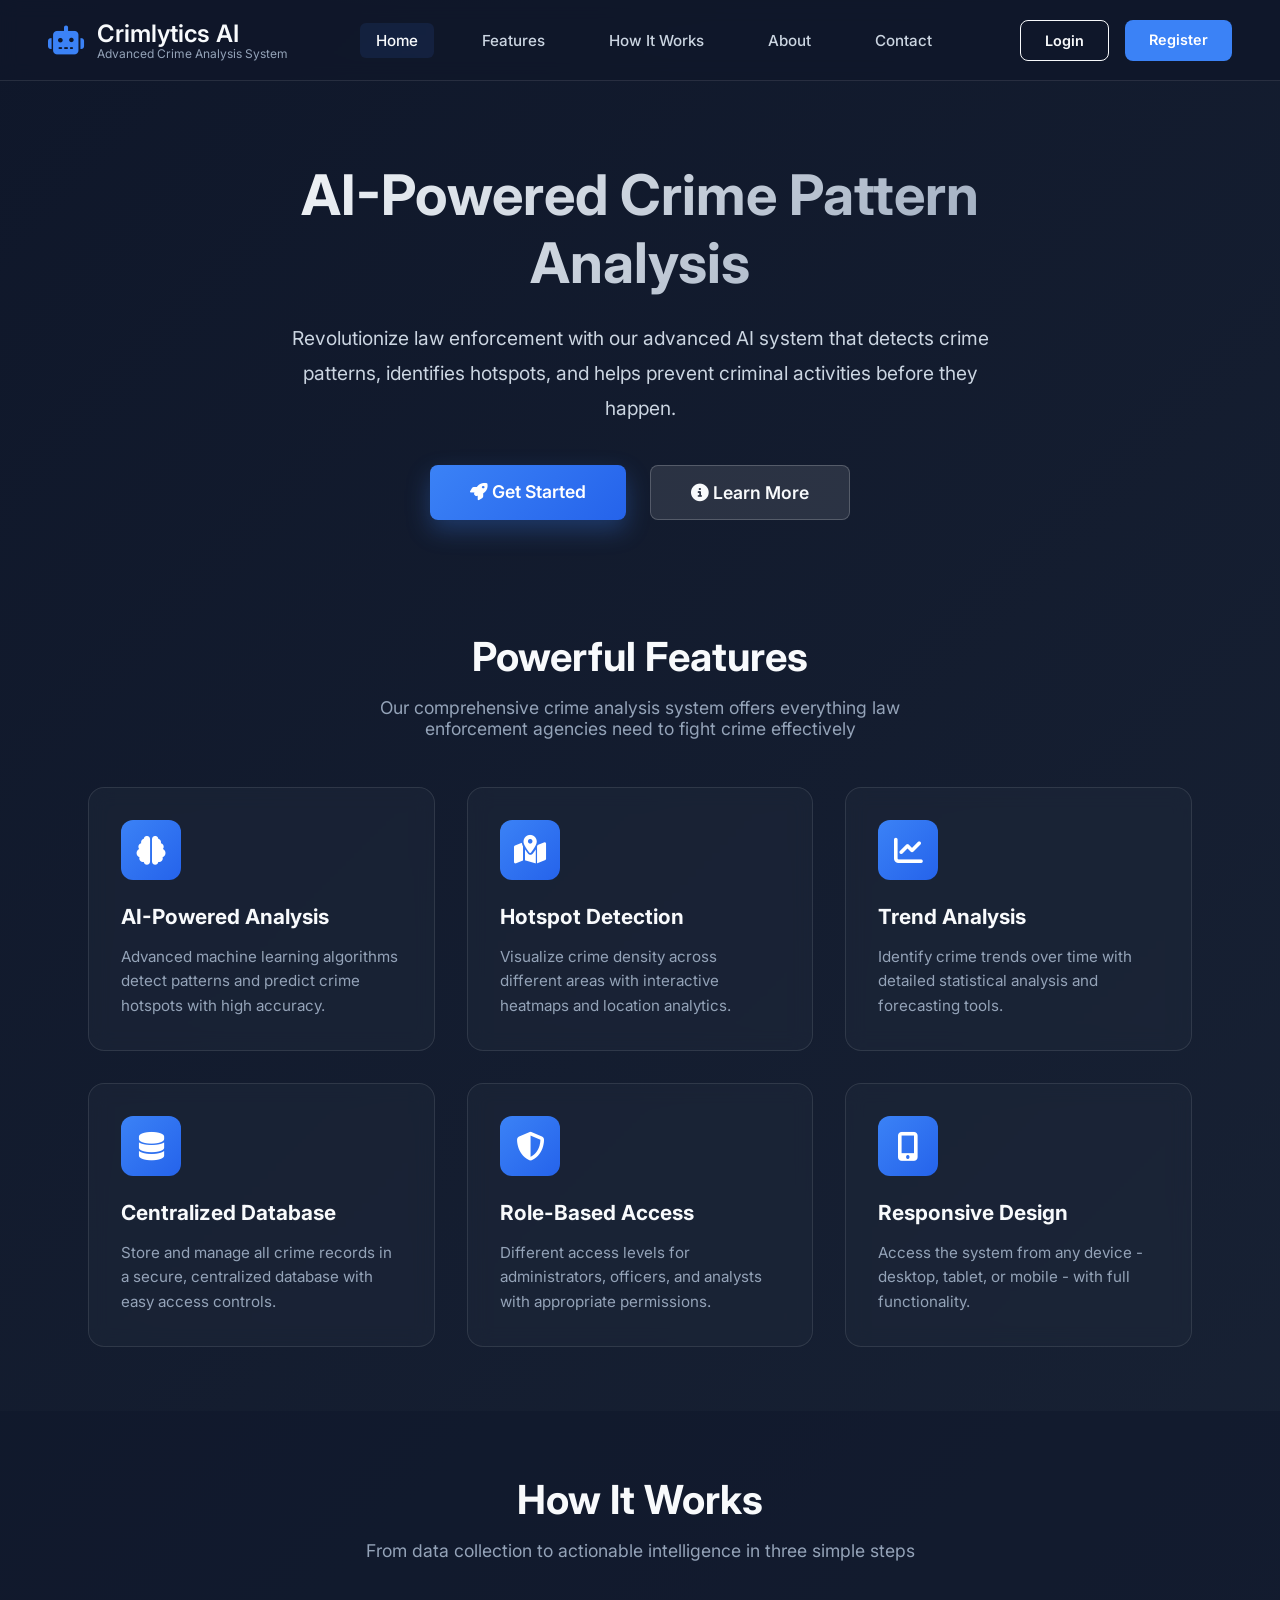
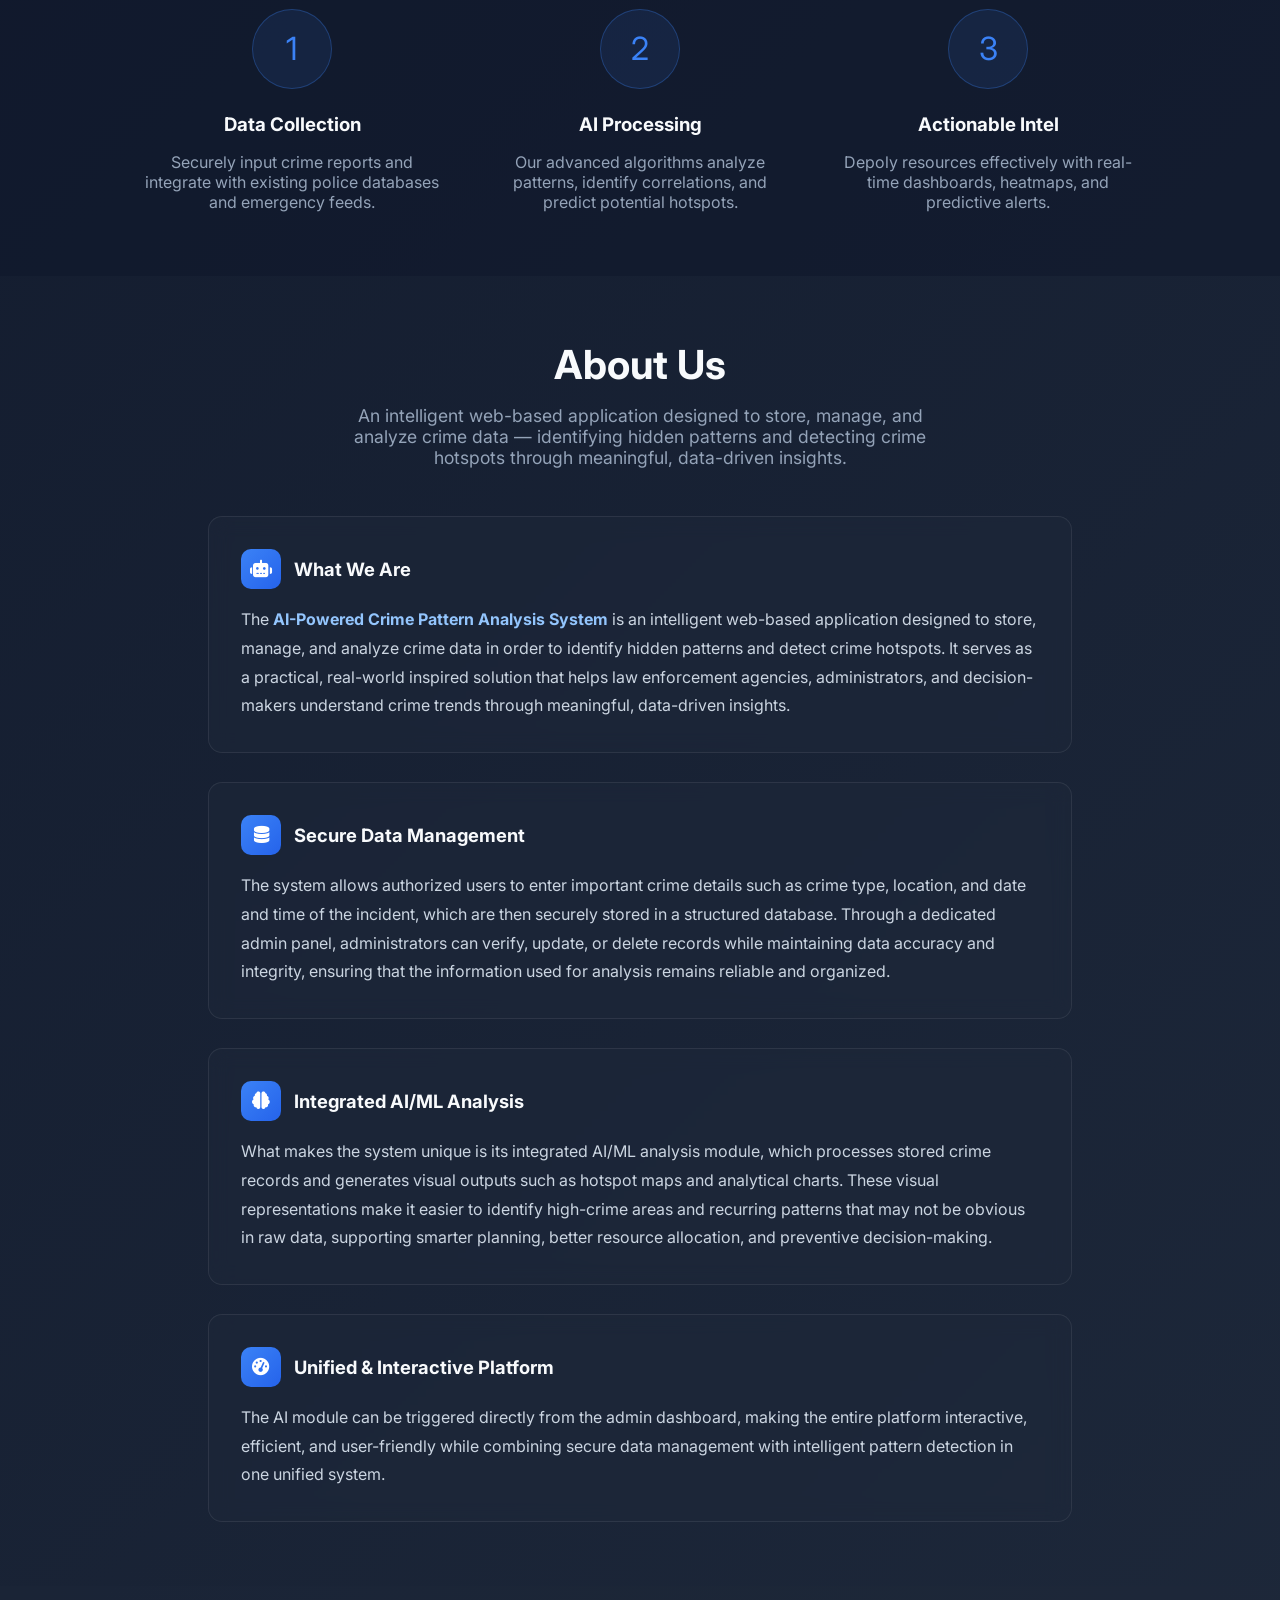
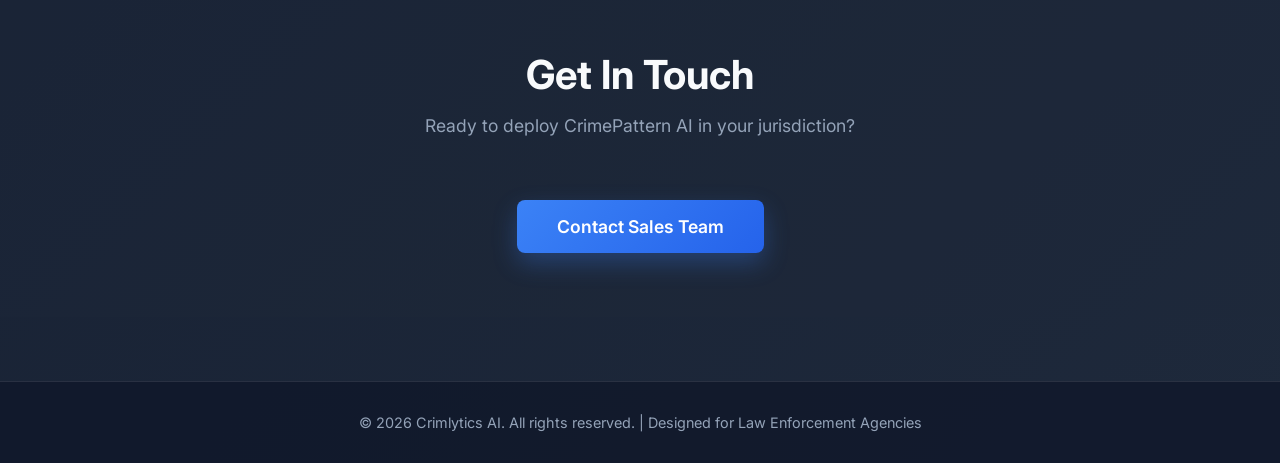
<file: index.html>
<!DOCTYPE html>
<html lang="en">

<head>
    <meta charset="UTF-8">
    <meta name="viewport" content="width=device-width, initial-scale=1.0">
    <title>Crimlytics AI - Advanced Crime Pattern Analysis</title>
    <link rel="stylesheet" href="https://cdnjs.cloudflare.com/ajax/libs/font-awesome/6.4.0/css/all.min.css">
    <link href="https://fonts.googleapis.com/css2?family=Inter:wght@300;400;500;600;700&display=swap" rel="stylesheet">

    <style>
        * {
            margin: 0;
            padding: 0;
            box-sizing: border-box;
        }

        body {
            font-family: 'Inter', sans-serif;
            background: linear-gradient(135deg, #0f172a 0%, #1e293b 100%);
            color: #f8fafc;
            min-height: 100vh;
            overflow-x: hidden;
        }

        /* Header Navigation */
        header {
            background: rgba(15, 23, 42, 0.8);
            backdrop-filter: blur(10px);
            padding: 1.2rem 3rem;
            display: flex;
            justify-content: space-between;
            align-items: center;
            border-bottom: 1px solid rgba(255, 255, 255, 0.1);
            position: sticky;
            top: 0;
            z-index: 100;
        }

        .logo {
            display: flex;
            align-items: center;
            gap: 0.8rem;
        }

        .logo i {
            font-size: 1.8rem;
            color: #3b82f6;
        }

        .logo-text h1 {
            font-size: 1.5rem;
            font-weight: 600;
            color: #f8fafc;
        }

        .logo-text p {
            font-size: 0.75rem;
            color: #94a3b8;
            margin-top: -2px;
        }

        nav ul {
            display: flex;
            list-style: none;
            gap: 2rem;
            align-items: center;
        }

        nav a {
            color: #cbd5e1;
            text-decoration: none;
            font-weight: 500;
            font-size: 0.95rem;
            transition: color 0.3s;
            padding: 0.5rem 1rem;
            border-radius: 6px;
        }

        nav a:hover,
        nav a.active {
            color: #f8fafc;
            background: rgba(59, 130, 246, 0.1);
        }

        .auth-buttons {
            display: flex;
            gap: 1rem;
        }

        .btn {
            padding: 0.7rem 1.5rem;
            border: none;
            border-radius: 8px;
            cursor: pointer;
            font-weight: 600;
            font-size: 0.9rem;
            transition: all 0.3s;
            text-decoration: none;
            display: inline-block;
        }

        .btn-login {
            background: transparent;
            border: 1.5px solid #f8fafc;
            color: #f8fafc;
        }

        .btn-login:hover {
            background: #f8fafc;
            color: #0f172a;
        }

        .btn-register {
            background: #3b82f6;
            color: white;
        }

        .btn-register:hover {
            background: #2563eb;
            transform: translateY(-2px);
            box-shadow: 0 10px 20px rgba(59, 130, 246, 0.3);
        }

        /* Hero Section */
        .hero {
            text-align: center;
            padding: 5rem 2rem 3rem;
            max-width: 900px;
            margin: 0 auto;
        }

        .hero h2 {
            font-size: 3.5rem;
            font-weight: 700;
            margin-bottom: 1.5rem;
            background: linear-gradient(135deg, #f8fafc 0%, #94a3b8 100%);
            -webkit-background-clip: text;
            -webkit-text-fill-color: transparent;
            background-clip: text;
        }

        .hero p {
            font-size: 1.2rem;
            color: #cbd5e1;
            line-height: 1.8;
            margin-bottom: 2.5rem;
            max-width: 700px;
            margin-left: auto;
            margin-right: auto;
        }

        .hero-buttons {
            display: flex;
            gap: 1.5rem;
            justify-content: center;
            margin-top: 2rem;
        }

        .btn-primary {
            background: linear-gradient(135deg, #3b82f6, #2563eb);
            color: white;
            padding: 1rem 2.5rem;
            font-size: 1.1rem;
            box-shadow: 0 10px 25px rgba(59, 130, 246, 0.3);
        }

        .btn-primary:hover {
            transform: translateY(-3px);
            box-shadow: 0 15px 30px rgba(59, 130, 246, 0.4);
        }

        .btn-secondary {
            background: rgba(255, 255, 255, 0.1);
            color: #f8fafc;
            padding: 1rem 2.5rem;
            font-size: 1.1rem;
            border: 1.5px solid rgba(255, 255, 255, 0.2);
        }

        .btn-secondary:hover {
            background: rgba(255, 255, 255, 0.15);
            transform: translateY(-3px);
        }

        /* Features Section */
        .features {
            padding: 4rem 3rem;
            max-width: 1200px;
            margin: 0 auto;
        }

        .section-title {
            text-align: center;
            margin-bottom: 3rem;
        }

        .section-title h2 {
            font-size: 2.5rem;
            margin-bottom: 1rem;
            color: #f8fafc;
        }

        .section-title p {
            color: #94a3b8;
            font-size: 1.1rem;
            max-width: 600px;
            margin: 0 auto;
        }

        .features-grid {
            display: grid;
            grid-template-columns: repeat(auto-fit, minmax(300px, 1fr));
            gap: 2rem;
            margin-top: 3rem;
        }

        .feature-card {
            background: rgba(30, 41, 59, 0.5);
            backdrop-filter: blur(10px);
            padding: 2rem;
            border-radius: 16px;
            border: 1px solid rgba(255, 255, 255, 0.1);
            transition: all 0.3s;
        }

        .feature-card:hover {
            transform: translateY(-10px);
            border-color: rgba(59, 130, 246, 0.5);
            box-shadow: 0 20px 40px rgba(0, 0, 0, 0.3);
        }

        .feature-icon {
            width: 60px;
            height: 60px;
            background: linear-gradient(135deg, #3b82f6, #2563eb);
            border-radius: 12px;
            display: flex;
            align-items: center;
            justify-content: center;
            font-size: 1.8rem;
            margin-bottom: 1.5rem;
            color: white;
        }

        .feature-card h3 {
            font-size: 1.3rem;
            margin-bottom: 1rem;
            color: #f8fafc;
        }

        .feature-card p {
            color: #94a3b8;
            line-height: 1.6;
            font-size: 0.95rem;
        }

        /* Footer */
        footer {
            background: rgba(15, 23, 42, 0.8);
            padding: 2rem 3rem;
            text-align: center;
            border-top: 1px solid rgba(255, 255, 255, 0.1);
            margin-top: 4rem;
        }

        footer p {
            color: #94a3b8;
            font-size: 0.9rem;
        }

        /* Responsive */
        @media (max-width: 900px) {
            header {
                flex-direction: column;
                gap: 1.5rem;
                padding: 1.5rem;
            }

            nav ul {
                flex-wrap: wrap;
                justify-content: center;
                gap: 1rem;
            }

            .hero h2 {
                font-size: 2.5rem;
            }

            .hero p {
                font-size: 1rem;
            }

            .hero-buttons {
                flex-direction: column;
                align-items: center;
            }

            .features {
                padding: 3rem 1.5rem;
            }

            .features-grid {
                grid-template-columns: 1fr;
            }
        }
    </style>
</head>

<body>
    <!-- Header -->
    <header>
        <div class="logo">
            <i class="fas fa-robot"></i>
            <div class="logo-text">
                <h1>Crimlytics AI</h1>
                <p>Advanced Crime Analysis System</p>
            </div>
        </div>

        <nav>
            <ul>
                <li><a href="#" class="active">Home</a></li>
                <li><a href="#features">Features</a></li>
                <li><a href="#how-it-works">How It Works</a></li>
                <li><a href="#about">About</a></li>
                <li><a href="#contact">Contact</a></li>
            </ul>
        </nav>

        <div class="auth-buttons">
            <a href="/login" class="btn btn-login">Login</a>
            <a href="/register" class="btn btn-register">Register</a>
        </div>
    </header>

    <!-- Hero Section -->
    <section class="hero">
        <h2>AI-Powered Crime Pattern Analysis</h2>
        <p>Revolutionize law enforcement with our advanced AI system that detects crime patterns, identifies
            hotspots, and helps prevent criminal activities before they happen.</p>

        <div class="hero-buttons">
            <a href="/register" class="btn btn-primary">
                <i class="fas fa-rocket"></i> Get Started
            </a>
            <a href="#features" class="btn btn-secondary">
                <i class="fas fa-info-circle"></i> Learn More
            </a>
        </div>
    </section>

    <!-- Features Section -->
    <section id="features" class="features">
        <div class="section-title">
            <h2>Powerful Features</h2>
            <p>Our comprehensive crime analysis system offers everything law enforcement agencies need to fight crime
                effectively</p>
        </div>

        <div class="features-grid">
            <div class="feature-card">
                <div class="feature-icon">
                    <i class="fas fa-brain"></i>
                </div>
                <h3>AI-Powered Analysis</h3>
                <p>Advanced machine learning algorithms detect patterns and predict crime hotspots with high accuracy.
                </p>
            </div>

            <div class="feature-card">
                <div class="feature-icon">
                    <i class="fas fa-map-marked-alt"></i>
                </div>
                <h3>Hotspot Detection</h3>
                <p>Visualize crime density across different areas with interactive heatmaps and location analytics.</p>
            </div>

            <div class="feature-card">
                <div class="feature-icon">
                    <i class="fas fa-chart-line"></i>
                </div>
                <h3>Trend Analysis</h3>
                <p>Identify crime trends over time with detailed statistical analysis and forecasting tools.</p>
            </div>

            <div class="feature-card">
                <div class="feature-icon">
                    <i class="fas fa-database"></i>
                </div>
                <h3>Centralized Database</h3>
                <p>Store and manage all crime records in a secure, centralized database with easy access controls.</p>
            </div>

            <div class="feature-card">
                <div class="feature-icon">
                    <i class="fas fa-shield-alt"></i>
                </div>
                <h3>Role-Based Access</h3>
                <p>Different access levels for administrators, officers, and analysts with appropriate permissions.</p>
            </div>

            <div class="feature-card">
                <div class="feature-icon">
                    <i class="fas fa-mobile-alt"></i>
                </div>
                <h3>Responsive Design</h3>
                <p>Access the system from any device - desktop, tablet, or mobile - with full functionality.</p>
            </div>
        </div>
    </section>

    <!-- How It Works Section -->
    <section id="how-it-works" style="padding: 4rem 3rem; background: rgba(15, 23, 42, 0.5);">
        <div class="section-title">
            <h2>How It Works</h2>
            <p>From data collection to actionable intelligence in three simple steps</p>
        </div>

        <div style="display: flex; justify-content: center; gap: 3rem; flex-wrap: wrap; margin-top: 3rem;">
            <div style="text-align: center; max-width: 300px;">
                <div
                    style="width: 80px; height: 80px; background: rgba(59, 130, 246, 0.1); border-radius: 50%; display: flex; align-items: center; justify-content: center; margin: 0 auto 1.5rem; color: #3b82f6; font-size: 2rem; border: 1px solid rgba(59, 130, 246, 0.3);">
                    1</div>
                <h3 style="margin-bottom: 1rem; color: #f8fafc;">Data Collection</h3>
                <p style="color: #94a3b8;">Securely input crime reports and integrate with existing police databases and
                    emergency feeds.</p>
            </div>
            <div style="text-align: center; max-width: 300px;">
                <div
                    style="width: 80px; height: 80px; background: rgba(59, 130, 246, 0.1); border-radius: 50%; display: flex; align-items: center; justify-content: center; margin: 0 auto 1.5rem; color: #3b82f6; font-size: 2rem; border: 1px solid rgba(59, 130, 246, 0.3);">
                    2</div>
                <h3 style="margin-bottom: 1rem; color: #f8fafc;">AI Processing</h3>
                <p style="color: #94a3b8;">Our advanced algorithms analyze patterns, identify correlations, and predict
                    potential hotspots.</p>
            </div>
            <div style="text-align: center; max-width: 300px;">
                <div
                    style="width: 80px; height: 80px; background: rgba(59, 130, 246, 0.1); border-radius: 50%; display: flex; align-items: center; justify-content: center; margin: 0 auto 1.5rem; color: #3b82f6; font-size: 2rem; border: 1px solid rgba(59, 130, 246, 0.3);">
                    3</div>
                <h3 style="margin-bottom: 1rem; color: #f8fafc;">Actionable Intel</h3>
                <p style="color: #94a3b8;">Depoly resources effectively with real-time dashboards, heatmaps, and
                    predictive alerts.</p>
            </div>
        </div>
    </section>

    <!-- About Section -->
    <section id="about" style="padding: 4rem 3rem; max-width: 960px; margin: 0 auto; text-align: center;">
        <div class="section-title">
            <h2>About Us</h2>
            <p>An intelligent web-based application designed to store, manage, and analyze crime data — identifying
                hidden patterns and detecting crime hotspots through meaningful, data-driven insights.</p>
        </div>

        <div style="display: flex; flex-direction: column; gap: 1.8rem; margin-top: 2rem; text-align: left;">

            <div
                style="background: rgba(30, 41, 59, 0.5); border: 1px solid rgba(255,255,255,0.08); border-radius: 14px; padding: 2rem; backdrop-filter: blur(10px);">
                <div style="display: flex; align-items: center; gap: 0.8rem; margin-bottom: 1rem;">
                    <div
                        style="width: 40px; height: 40px; background: linear-gradient(135deg, #3b82f6, #2563eb); border-radius: 10px; display: flex; align-items: center; justify-content: center; color: white; font-size: 1.1rem; flex-shrink: 0;">
                        <i class="fas fa-robot"></i>
                    </div>
                    <h3 style="color: #f8fafc; font-size: 1.15rem;">What We Are</h3>
                </div>
                <p style="color: #cbd5e1; line-height: 1.8; font-size: 1rem;">
                    The <strong style="color: #93c5fd;">AI-Powered Crime Pattern Analysis System</strong> is an
                    intelligent web-based application designed to store, manage, and analyze crime data in order to
                    identify hidden patterns and detect crime hotspots. It serves as a practical, real-world inspired
                    solution that helps law enforcement agencies, administrators, and decision-makers understand crime
                    trends through meaningful, data-driven insights.
                </p>
            </div>

            <div
                style="background: rgba(30, 41, 59, 0.5); border: 1px solid rgba(255,255,255,0.08); border-radius: 14px; padding: 2rem; backdrop-filter: blur(10px);">
                <div style="display: flex; align-items: center; gap: 0.8rem; margin-bottom: 1rem;">
                    <div
                        style="width: 40px; height: 40px; background: linear-gradient(135deg, #3b82f6, #2563eb); border-radius: 10px; display: flex; align-items: center; justify-content: center; color: white; font-size: 1.1rem; flex-shrink: 0;">
                        <i class="fas fa-database"></i>
                    </div>
                    <h3 style="color: #f8fafc; font-size: 1.15rem;">Secure Data Management</h3>
                </div>
                <p style="color: #cbd5e1; line-height: 1.8; font-size: 1rem;">
                    The system allows authorized users to enter important crime details such as crime type, location,
                    and date and time of the incident, which are then securely stored in a structured database. Through
                    a dedicated admin panel, administrators can verify, update, or delete records while maintaining data
                    accuracy and integrity, ensuring that the information used for analysis remains reliable and
                    organized.
                </p>
            </div>

            <div
                style="background: rgba(30, 41, 59, 0.5); border: 1px solid rgba(255,255,255,0.08); border-radius: 14px; padding: 2rem; backdrop-filter: blur(10px);">
                <div style="display: flex; align-items: center; gap: 0.8rem; margin-bottom: 1rem;">
                    <div
                        style="width: 40px; height: 40px; background: linear-gradient(135deg, #3b82f6, #2563eb); border-radius: 10px; display: flex; align-items: center; justify-content: center; color: white; font-size: 1.1rem; flex-shrink: 0;">
                        <i class="fas fa-brain"></i>
                    </div>
                    <h3 style="color: #f8fafc; font-size: 1.15rem;">Integrated AI/ML Analysis</h3>
                </div>
                <p style="color: #cbd5e1; line-height: 1.8; font-size: 1rem;">
                    What makes the system unique is its integrated AI/ML analysis module, which processes stored crime
                    records and generates visual outputs such as hotspot maps and analytical charts. These visual
                    representations make it easier to identify high-crime areas and recurring patterns that may not be
                    obvious in raw data, supporting smarter planning, better resource allocation, and preventive
                    decision-making.
                </p>
            </div>

            <div
                style="background: rgba(30, 41, 59, 0.5); border: 1px solid rgba(255,255,255,0.08); border-radius: 14px; padding: 2rem; backdrop-filter: blur(10px);">
                <div style="display: flex; align-items: center; gap: 0.8rem; margin-bottom: 1rem;">
                    <div
                        style="width: 40px; height: 40px; background: linear-gradient(135deg, #3b82f6, #2563eb); border-radius: 10px; display: flex; align-items: center; justify-content: center; color: white; font-size: 1.1rem; flex-shrink: 0;">
                        <i class="fas fa-tachometer-alt"></i>
                    </div>
                    <h3 style="color: #f8fafc; font-size: 1.15rem;">Unified & Interactive Platform</h3>
                </div>
                <p style="color: #cbd5e1; line-height: 1.8; font-size: 1rem;">
                    The AI module can be triggered directly from the admin dashboard, making the entire platform
                    interactive, efficient, and user-friendly while combining secure data management with intelligent
                    pattern detection in one unified system.
                </p>
            </div>

        </div>
    </section>

    <!-- Contact Section (merged with footer area visually) -->
    <section id="contact" style="padding: 4rem 3rem; background: rgba(30, 41, 59, 0.3); text-align: center;">
        <div class="section-title">
            <h2>Get In Touch</h2>
            <p>Ready to deploy CrimePattern AI in your jurisdiction?</p>
        </div>
        <a href="mailto:contact@crimepattern.ai" class="btn btn-primary" style="margin-top: 1rem;">Contact Sales
            Team</a>
    </section>

    <!-- Footer -->
    <footer id="contact">
        <p>&copy; 2026 Crimlytics AI. All rights reserved. | Designed for Law Enforcement Agencies</p>
    </footer>

    <script>
        // Smooth scrolling for anchor links
        document.querySelectorAll('a[href^="#"]').forEach(anchor => {
            anchor.addEventListener('click', function (e) {
                e.preventDefault();
                const targetId = this.getAttribute('href');
                if (targetId === '#') return;

                const targetElement = document.querySelector(targetId);
                if (targetElement) {
                    targetElement.scrollIntoView({
                        behavior: 'smooth'
                    });
                }
            });
        });
    </script>
</body>

</html>
</file>
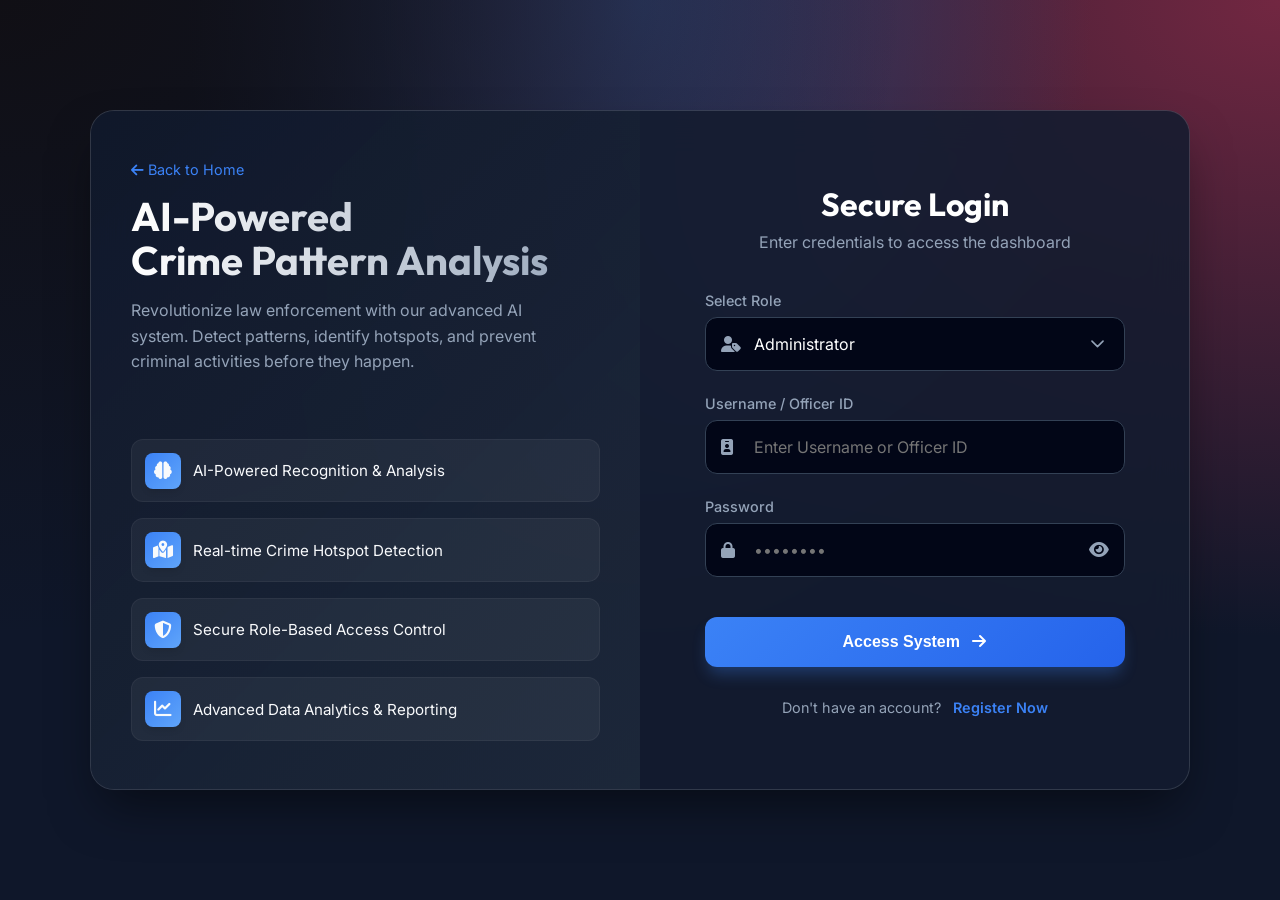
<file: login.html>
<!DOCTYPE html>
<html lang="en">

<head>
    <meta charset="UTF-8">
    <meta name="viewport" content="width=device-width, initial-scale=1.0">
    <title>Login - AI Crime Pattern Analysis</title>
    <!-- Fonts -->
    <link
        href="https://fonts.googleapis.com/css2?family=Inter:wght@300;400;500;600&family=Outfit:wght@500;700&display=swap"
        rel="stylesheet">
    <!-- Icons -->
    <link rel="stylesheet" href="https://cdnjs.cloudflare.com/ajax/libs/font-awesome/6.4.0/css/all.min.css">

    <style>
        :root {
            --bg-dark: #0f172a;
            --panel-left: #1e293b;
            --panel-right: #ffffff;
            --card-bg: rgba(30, 41, 59, 0.7);
            --primary: #3b82f6;
            --primary-hover: #2563eb;
            --text-main: #f8fafc;
            --text-muted: #94a3b8;
            --border: #334155;
            --input-bg: #020617;
        }

        * {
            margin: 0;
            padding: 0;
            box-sizing: border-box;
        }

        body {
            font-family: 'Inter', sans-serif;
            background-color: var(--bg-dark);
            background-image: radial-gradient(at 0% 0%, hsla(253, 16%, 7%, 1) 0, transparent 50%),
                radial-gradient(at 50% 0%, hsla(225, 39%, 30%, 1) 0, transparent 50%),
                radial-gradient(at 100% 0%, hsla(339, 49%, 30%, 1) 0, transparent 50%);
            color: var(--text-main);
            height: 100vh;
            /* Changed from fixed height/overflow hidden to allow scrolling */
            min-height: 100vh;
            height: auto;
            display: flex;
            align-items: center;
            justify-content: center;
            overflow-y: auto;
            padding: 2rem 0;
            /* Add padding for smaller screens */
        }

        /* Main Container */
        .container {
            width: 100%;
            max-width: 1100px;
            height: auto;
            min-height: 600px;
            /* max-height: 95vh;  <-- Removed to allow scrolling */
            display: flex;
            background: var(--card-bg);
            backdrop-filter: blur(20px);
            border-radius: 24px;
            border: 1px solid rgba(255, 255, 255, 0.1);
            box-shadow: 0 25px 50px -12px rgba(0, 0, 0, 0.5);
            overflow: hidden;
        }

        /* Left Panel */
        .left-panel {
            flex: 1;
            padding: 3rem 2.5rem;
            background: linear-gradient(135deg, rgba(15, 23, 42, 0.9), rgba(30, 41, 59, 0.8)),
                url('https://images.unsplash.com/photo-1550751827-4bd374c3f58b?ixlib=rb-4.0.3&auto=format&fit=crop&w=1350&q=80');
            background-size: cover;
            background-position: center;
            display: flex;
            flex-direction: column;
            justify-content: center;
            position: relative;
        }

        .brand {
            margin-bottom: 2rem;
        }

        .brand h1 {
            font-family: 'Outfit', sans-serif;
            font-size: 2.5rem;
            line-height: 1.1;
            margin-bottom: 1rem;
            background: linear-gradient(to right, #fff, #94a3b8);
            -webkit-background-clip: text;
            -webkit-text-fill-color: transparent;
        }

        .brand p {
            color: var(--text-muted);
            font-size: 1rem;
            line-height: 1.6;
            max-width: 90%;
            margin-bottom: 2rem;
        }

        .features {
            display: grid;
            gap: 1rem;
        }

        .feature-item {
            display: flex;
            align-items: center;
            gap: 0.75rem;
            font-size: 0.95rem;
            color: var(--text-main);
            background: rgba(255, 255, 255, 0.05);
            padding: 0.8rem;
            border-radius: 12px;
            border: 1px solid rgba(255, 255, 255, 0.05);
            transition: transform 0.2s;
        }

        .feature-item:hover {
            transform: translateX(10px);
            background: rgba(255, 255, 255, 0.1);
        }

        .feature-icon {
            width: 36px;
            height: 36px;
            background: linear-gradient(135deg, var(--primary), #60a5fa);
            border-radius: 8px;
            display: flex;
            align-items: center;
            justify-content: center;
            font-size: 1.1rem;
            box-shadow: 0 4px 6px -1px rgba(0, 0, 0, 0.1);
        }

        /* Right Panel */
        .right-panel {
            flex: 1;
            padding: 3rem 2.5rem;
            display: flex;
            flex-direction: column;
            justify-content: center;
            position: relative;
            background: rgba(15, 23, 42, 0.6);
        }

        .login-box {
            width: 100%;
            max-width: 420px;
            margin: 0 auto;
        }

        .login-header {
            margin-bottom: 2.5rem;
            text-align: center;
        }

        .login-header h2 {
            font-family: 'Outfit', sans-serif;
            font-size: 2rem;
            margin-bottom: 0.5rem;
            color: white;
            /* Explicitly set to white */
        }

        .login-header p {
            color: var(--text-muted);
        }

        .form-group {
            margin-bottom: 1.5rem;
        }

        .form-group label {
            display: block;
            margin-bottom: 0.5rem;
            font-size: 0.9rem;
            color: var(--text-muted);
            font-weight: 500;
        }

        .input-wrapper {
            position: relative;
        }

        .input-wrapper i {
            position: absolute;
            top: 50%;
            transform: translateY(-50%);
            color: var(--text-muted);
        }

        .input-wrapper .icon-left {
            left: 1rem;
        }

        .input-wrapper .toggle-password {
            right: 1rem;
            cursor: pointer;
            z-index: 10;
        }

        .input-wrapper .toggle-password:hover {
            color: var(--text-main);
        }

        .form-control {
            width: 100%;
            padding: 1rem 1rem 1rem 3rem;
            background: var(--input-bg);
            border: 1px solid var(--border);
            border-radius: 12px;
            color: white;
            font-family: inherit;
            font-size: 1rem;
            transition: all 0.3s;
        }

        .form-control:focus {
            outline: none;
            border-color: var(--primary);
            box-shadow: 0 0 0 4px rgba(59, 130, 246, 0.1);
        }

        select.form-control {
            appearance: none;
            background-image: url("data:image/svg+xml,%3Csvg xmlns='http://www.w3.org/2000/svg' fill='none' viewBox='0 0 24 24' stroke='%2394a3b8'%3E%3Cpath stroke-linecap='round' stroke-linejoin='round' stroke-width='2' d='M19 9l-7 7-7-7'%3E%3C/path%3E%3C/svg%3E");
            background-repeat: no-repeat;
            background-position: right 1rem center;
            background-size: 1.2rem;
        }

        .btn-login {
            width: 100%;
            padding: 1rem;
            background: linear-gradient(135deg, var(--primary), #2563eb);
            color: white;
            border: none;
            border-radius: 12px;
            font-size: 1rem;
            font-weight: 600;
            cursor: pointer;
            transition: all 0.3s;
            margin-top: 1rem;
            box-shadow: 0 10px 15px -3px rgba(59, 130, 246, 0.3);
        }

        .btn-login:hover {
            transform: translateY(-2px);
            box-shadow: 0 20px 25px -5px rgba(59, 130, 246, 0.4);
        }

        .register-link {
            text-align: center;
            margin-top: 2rem;
            color: var(--text-muted);
            font-size: 0.9rem;
        }

        .register-link a {
            color: var(--primary);
            text-decoration: none;
            font-weight: 600;
            margin-left: 0.5rem;
        }

        .register-link a:hover {
            text-decoration: underline;
        }

        /* Responsive Design */
        @media (max-width: 900px) {
            .container {
                flex-direction: column;
                height: 100vh;
                border-radius: 0;
                overflow-y: auto;
            }

            .left-panel {
                padding: 3rem 2rem;
                min-height: 40vh;
            }

            .brand h1 {
                font-size: 2.5rem;
            }

            .right-panel {
                padding: 3rem 2rem;
                background: #fff;
                /* Ensure white on mobile too */
            }
        }
    </style>
</head>

<body>

    <div class="container">
        <!-- Left Panel: Info & Branding -->
        <div class="left-panel">
            <div class="brand">
                <a href="/"
                    style="text-decoration: none; display: inline-block; margin-bottom: 1rem; color: #3b82f6; font-size: 0.9rem;">
                    <i class="fas fa-arrow-left"></i> Back to Home
                </a>
                <h1>AI-Powered <br>Crime Pattern Analysis</h1>
                <p>Revolutionize law enforcement with our advanced AI system. Detect patterns, identify hotspots, and
                    prevent criminal activities before they happen.</p>
            </div>

            <div class="features">
                <div class="feature-item">
                    <div class="feature-icon">
                        <i class="fas fa-brain"></i>
                    </div>
                    <span>AI-Powered Recognition & Analysis</span>
                </div>
                <div class="feature-item">
                    <div class="feature-icon">
                        <i class="fas fa-map-location-dot"></i>
                    </div>
                    <span>Real-time Crime Hotspot Detection</span>
                </div>
                <div class="feature-item">
                    <div class="feature-icon">
                        <i class="fas fa-shield-halved"></i>
                    </div>
                    <span>Secure Role-Based Access Control</span>
                </div>
                <div class="feature-item">
                    <div class="feature-icon">
                        <i class="fas fa-chart-line"></i>
                    </div>
                    <span>Advanced Data Analytics & Reporting</span>
                </div>
            </div>
        </div>

        <!-- Right Panel: Login Form -->
        <div class="right-panel">
            <div class="login-box">
                <div class="login-header">
                    <h2>Secure Login</h2>
                    <p>Enter credentials to access the dashboard</p>
                </div>

                <div id="login-error"
                    style="display: none; background-color: rgba(239, 68, 68, 0.1); border: 1px solid rgba(239, 68, 68, 0.2); color: #fca5a5; padding: 0.75rem; border-radius: 0.5rem; margin-bottom: 1.5rem; font-size: 0.9rem; text-align: center;">
                    <i class="fas fa-exclamation-circle" style="margin-right: 0.5rem;"></i>
                    <span id="login-error-text"></span>
                </div>

                <form id="loginForm" onsubmit="handleLogin(event)">
                    <div class="form-group">
                        <label for="role">Select Role</label>
                        <div class="input-wrapper">
                            <i class="fas fa-user-tag icon-left"></i>
                            <select id="role" class="form-control" onchange="toggleAadharField()">
                                <option value="admin">Administrator</option>
                                <option value="officer">Police Station Officer</option>
                            </select>
                        </div>
                    </div>

                    <div class="form-group">
                        <label for="username">Username / Officer ID</label>
                        <div class="input-wrapper">
                            <i class="fas fa-id-badge icon-left"></i>
                            <input type="text" id="username" class="form-control"
                                placeholder="Enter Username or Officer ID" required>
                        </div>
                    </div>

                    <div class="form-group">
                        <label for="password">Password</label>
                        <div class="input-wrapper">
                            <i class="fas fa-lock icon-left"></i>
                            <input type="password" id="password" class="form-control" style="padding-right: 2.5rem;"
                                placeholder="••••••••" required>
                            <i class="fas fa-eye toggle-password"
                                style="position: absolute; right: 1rem; top: 50%; transform: translateY(-50%); color: #94a3b8; cursor: pointer; z-index: 100; font-size: 1.1rem;"
                                onclick="togglePasswordVisibility('password', this)"
                                onmouseover="this.style.color='#f8fafc'" onmouseout="this.style.color='#94a3b8'"
                                title="Show Password"></i>
                        </div>
                    </div>

                    <!-- Aadhar field: required for police officers only -->
                    <div class="form-group" id="aadhar-group" style="display: none;">
                        <label for="aadhar"><i class="fas fa-id-card" style="color: #3b82f6; margin-right: 5px;"></i>
                            Aadhar Card Number</label>
                        <div class="input-wrapper">
                            <i class="fas fa-id-card icon-left"></i>
                            <input type="text" id="aadhar" class="form-control"
                                placeholder="Enter 12-digit Aadhar number" maxlength="12" inputmode="numeric">
                        </div>
                    </div>

                    <button type="submit" class="btn-login">
                        Access System <i class="fas fa-arrow-right" style="margin-left: 8px;"></i>
                    </button>

                    <div class="register-link">
                        Don't have an account? <a href="/register">Register Now</a>
                    </div>
                </form>
            </div>
        </div>
    </div>

    <script>
        function togglePasswordVisibility(inputId, icon) {
            const input = document.getElementById(inputId);
            if (input.type === 'password') {
                input.type = 'text';
                icon.classList.remove('fa-eye');
                icon.classList.add('fa-eye-slash');
                icon.title = 'Hide Password';
            } else {
                input.type = 'password';
                icon.classList.remove('fa-eye-slash');
                icon.classList.add('fa-eye');
                icon.title = 'Show Password';
            }
        }

        function toggleAadharField() {
            const role = document.getElementById('role').value;
            const aadharGroup = document.getElementById('aadhar-group');
            const aadharInput = document.getElementById('aadhar');
            if (role === 'officer') {
                aadharGroup.style.display = 'block';
                aadharInput.required = true;
            } else {
                aadharGroup.style.display = 'none';
                aadharInput.required = false;
                aadharInput.value = '';
            }
        }

        function showError(message) {
            const errorDiv = document.getElementById('login-error');
            const errorText = document.getElementById('login-error-text');
            errorText.textContent = message;
            errorDiv.style.display = 'block';
        }

        async function handleLogin(event) {
            event.preventDefault();

            // Hide previous errors
            document.getElementById('login-error').style.display = 'none';

            const role = document.getElementById('role').value;
            // Capture username/ID 
            const identifier = document.getElementById('username').value.trim();
            const password = document.getElementById('password').value;

            if (!identifier || !password) {
                showError('Please fill in all fields');
                return;
            }

            const btn = document.querySelector('.btn-login');
            const originalText = btn.innerHTML;

            // Simulate loading
            btn.innerHTML = '<i class="fas fa-spinner fa-spin"></i> Authenticating...';
            btn.style.opacity = '0.7';
            btn.disabled = true;

            try {
                // Determine if it's an email or username
                const payload = {};
                if (identifier.includes('@')) {
                    payload.email = identifier;
                } else {
                    payload.username = identifier;
                }
                payload.password = password;
                payload.role = role;

                // Include Aadhar for officer login
                if (role === 'officer') {
                    const aadhar = document.getElementById('aadhar').value.trim();
                    if (!aadhar) {
                        showError('Aadhar Card Number is required for officer login.');
                        btn.innerHTML = originalText;
                        btn.style.opacity = '1';
                        btn.disabled = false;
                        return;
                    }
                    if (!/^\d{12}$/.test(aadhar)) {
                        showError('Aadhar Card Number must be exactly 12 digits.');
                        btn.innerHTML = originalText;
                        btn.style.opacity = '1';
                        btn.disabled = false;
                        return;
                    }
                    payload.aadhar_number = aadhar;
                }

                const res = await fetch('/api/auth/login', {
                    method: 'POST',
                    headers: { 'Content-Type': 'application/json' },
                    body: JSON.stringify(payload)
                });

                const data = await res.json();

                if (res.ok) {
                    // Update: Store user object string
                    localStorage.setItem('crime_ai_user', JSON.stringify(data.user));
                    localStorage.setItem('crime_ai_role', data.user.role);
                    localStorage.setItem('crime_ai_auth', 'true');

                    // Allow admin to login as officer, but not vice versa if strict
                    // Ideally, check role match
                    if (data.user.role !== role && data.user.role !== 'admin') {
                        showError(`Warning: You are logging in as ${data.user.role} account but selected ${role} role.`);
                        // Optional: prevent login or just warn. Proceeding for now as per previous logic, but arguably should stop.
                    }

                    // Redirect based on role
                    if (data.user.role === 'admin') {
                        window.location.href = '/admin_dashboard';
                    } else {
                        window.location.href = '/dashboard';
                    }
                } else {
                    showError(data.message || 'Login failed');
                    btn.innerHTML = originalText;
                    btn.style.opacity = '1';
                    btn.disabled = false;
                }
            } catch (err) {
                console.error(err);
                showError('Login request failed. Please check server connection.');
                btn.innerHTML = originalText;
                btn.style.opacity = '1';
                btn.disabled = false;
            }
        }
    </script>
</body>

</html>
</file>
